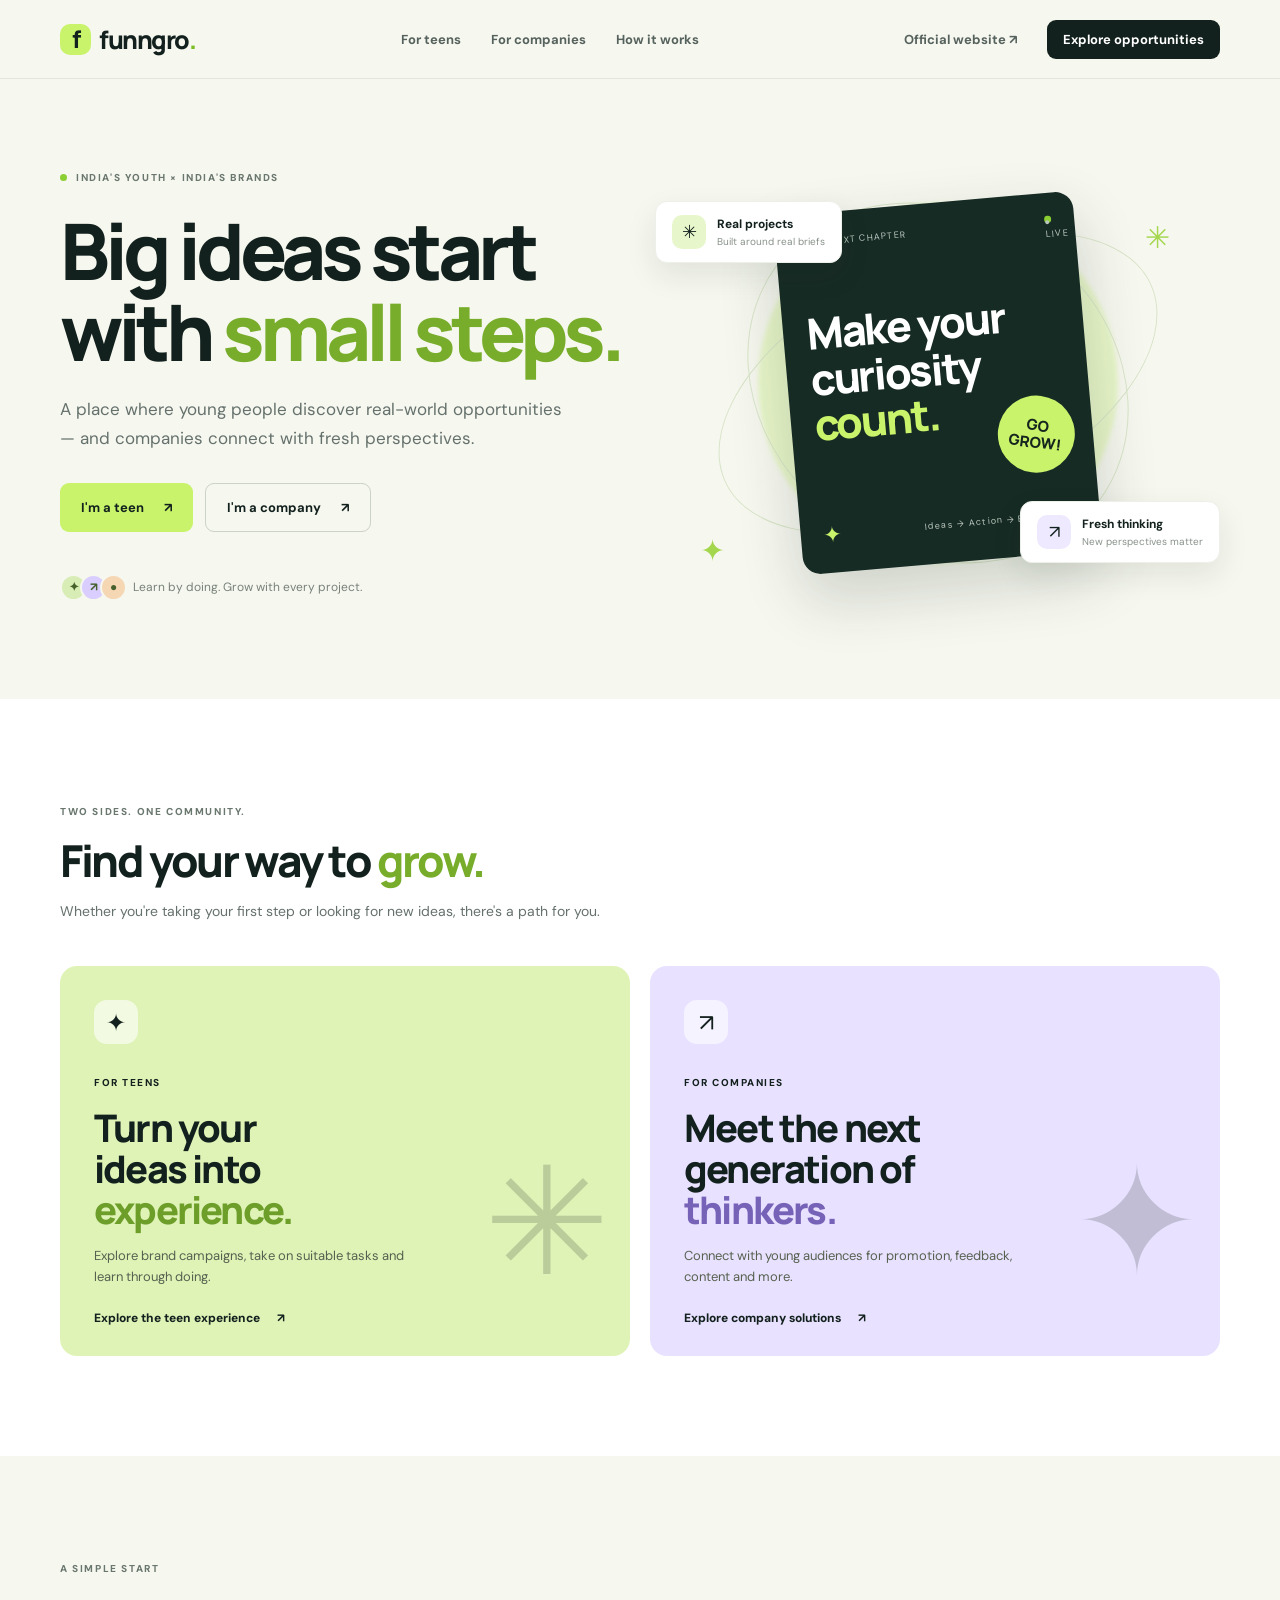
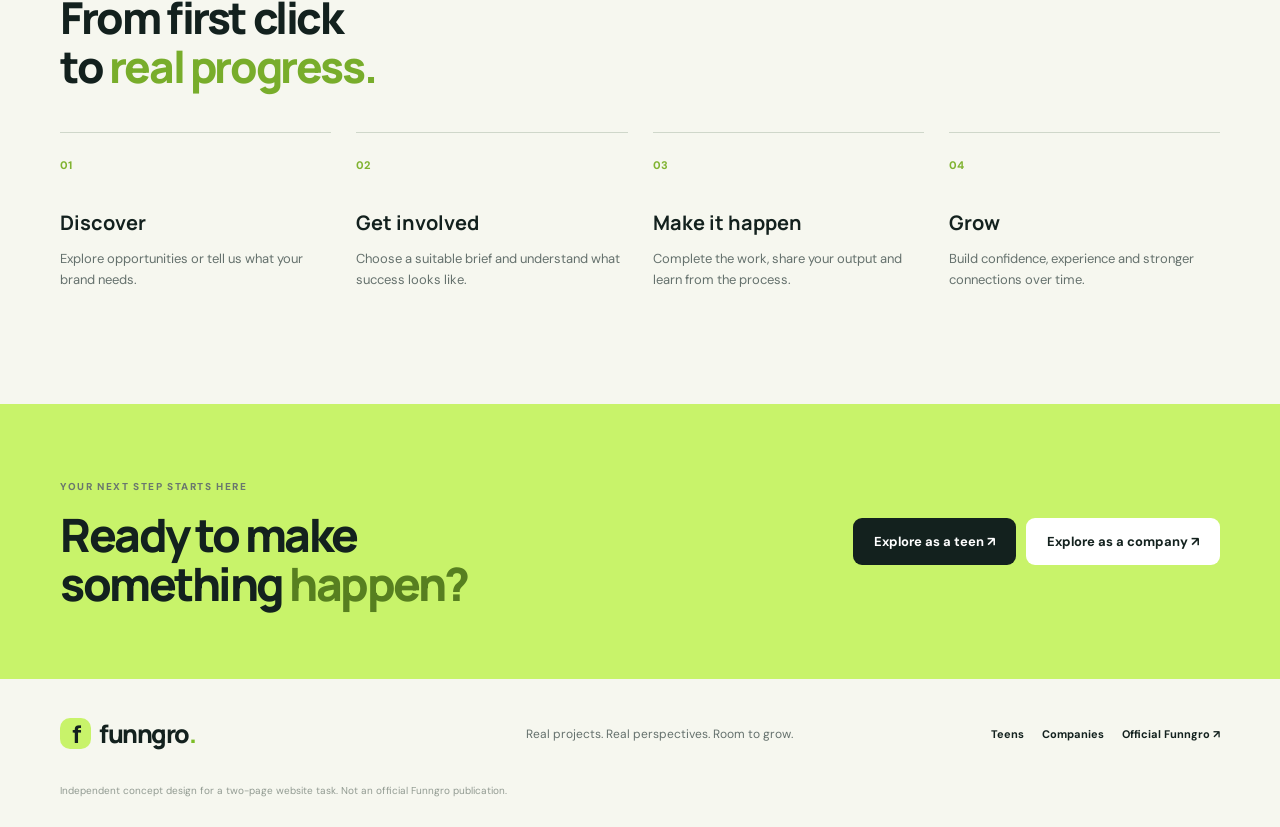
<file: index.html>
<!doctype html>
<html lang="en">
<head>
<meta charset="utf-8"><meta name="viewport" content="width=device-width,initial-scale=1">
<title>Funngro | Opportunities for Young India & Brand Campaigns</title><meta name="description" content="Explore Funngro's youth opportunities and brand campaign solutions. Discover ways for young people to participate and for companies to connect with young India."><meta property="og:type" content="website"><meta property="og:title" content="Funngro | Opportunities for Young India & Brand Campaigns"><meta property="og:description" content="Explore Funngro's youth opportunities and brand campaign solutions. Discover ways for young people to participate and for companies to connect with young India."><meta name="twitter:card" content="summary"><meta name="theme-color" content="#f5f7ef">
<link rel="preconnect" href="https://fonts.googleapis.com"><link rel="preconnect" href="https://fonts.gstatic.com" crossorigin><link href="https://fonts.googleapis.com/css2?family=DM+Sans:wght@400;500;600;700&family=Manrope:wght@400;500;600;700;800&display=swap" rel="stylesheet"><link rel="stylesheet" href="style.css">
</head><body class="home-page"><header class="nav-wrap"><nav class="nav container"><a class="brand" href="index.html"><span class="brand-mark">f</span> funngro<span class="brand-dot">.</span></a><div class="nav-links"><a href="teen.html">For teens</a><a href="company.html">For companies</a><a href="#how">How it works</a></div><div class="nav-actions"><a class="text-link" href="https://www.funngro.com/">Official website ↗</a><a class="btn btn-dark btn-small" href="teen.html">Explore opportunities</a></div><button class="menu-toggle" type="button" aria-label="Open navigation menu" aria-expanded="false">☰</button></nav></header>
<main><section class="home-hero container"><div class="hero-copy"><span class="eyebrow"><i></i> INDIA'S YOUTH × INDIA'S BRANDS</span><h1>Big ideas start<br>with <span class="accent">small steps.</span></h1><p class="hero-lead">A place where young people discover real-world opportunities — and companies connect with fresh perspectives.</p><div class="hero-buttons"><a class="btn btn-green" href="teen.html">I'm a teen <span>↗</span></a><a class="btn btn-outline" href="company.html">I'm a company <span>↗</span></a></div><div class="trust-row"><div class="avatar-stack"><b>✦</b><b>↗</b><b>●</b></div><span>Learn by doing. Grow with every project.</span></div></div><div class="hero-art"><div class="art-glow"></div><div class="orbit orbit-one"></div><div class="orbit orbit-two"></div><div class="float-card card-top"><span class="mini-icon">✳</span><div><b>Real projects</b><small>Built around real briefs</small></div></div><div class="main-visual"><div class="visual-top"><span>YOUR NEXT CHAPTER</span><span class="live-dot">● LIVE</span></div><div class="visual-title">Make your<br>curiosity <em>count.</em></div><div class="visual-bottom"><span class="sparkle">✦</span><span>Ideas → Action → Experience</span></div><div class="visual-sticker">GO<br>GROW!</div></div><div class="float-card card-bottom"><span class="mini-icon purple">↗</span><div><b>Fresh thinking</b><small>New perspectives matter</small></div></div><span class="deco-star star-a">✳</span><span class="deco-star star-b">✦</span></div></section>
<section class="path-section" id="how"><div class="container"><div class="section-heading"><span class="eyebrow">TWO SIDES. ONE COMMUNITY.</span><h2>Find your way to <span class="accent">grow.</span></h2><p>Whether you're taking your first step or looking for new ideas, there's a path for you.</p></div><div class="path-grid"><a class="path-card teen-card" href="teen.html"><div class="path-icon">✦</div><span class="card-kicker">FOR TEENS</span><h3>Turn your<br>ideas into<br><em>experience.</em></h3><p>Explore brand campaigns, take on suitable tasks and learn through doing.</p><span class="card-cta">Explore the teen experience <b>↗</b></span><div class="card-shape shape-yellow">✳</div></a><a class="path-card company-card" href="company.html"><div class="path-icon">↗</div><span class="card-kicker">FOR COMPANIES</span><h3>Meet the next<br>generation of<br><em>thinkers.</em></h3><p>Connect with young audiences for promotion, feedback, content and more.</p><span class="card-cta">Explore company solutions <b>↗</b></span><div class="card-shape shape-lilac">✦</div></a></div></div></section>
<section class="steps-section container"><div class="section-heading"><span class="eyebrow">A SIMPLE START</span><h2>From first click<br>to <span class="accent">real progress.</span></h2></div><div class="steps-grid"><article><span>01</span><h3>Discover</h3><p>Explore opportunities or tell us what your brand needs.</p></article><article><span>02</span><h3>Get involved</h3><p>Choose a suitable brief and understand what success looks like.</p></article><article><span>03</span><h3>Make it happen</h3><p>Complete the work, share your output and learn from the process.</p></article><article><span>04</span><h3>Grow</h3><p>Build confidence, experience and stronger connections over time.</p></article></div></section>
<section class="bottom-cta"><div class="container bottom-inner"><div><span class="eyebrow">YOUR NEXT STEP STARTS HERE</span><h2>Ready to make<br>something <em>happen?</em></h2></div><div class="bottom-links"><a class="btn btn-dark" href="teen.html">Explore as a teen ↗</a><a class="btn btn-white" href="company.html">Explore as a company ↗</a></div></div></section></main>
<footer class="footer container"><a class="brand" href="index.html"><span class="brand-mark">f</span> funngro<span class="brand-dot">.</span></a><p>Real projects. Real perspectives. Room to grow.</p><div><a href="teen.html">Teens</a><a href="company.html">Companies</a><a href="https://www.funngro.com/">Official Funngro ↗</a></div><small>Independent concept design for a two-page website task. Not an official Funngro publication.</small></footer><script src="script.js"></script></body></html>
</file>
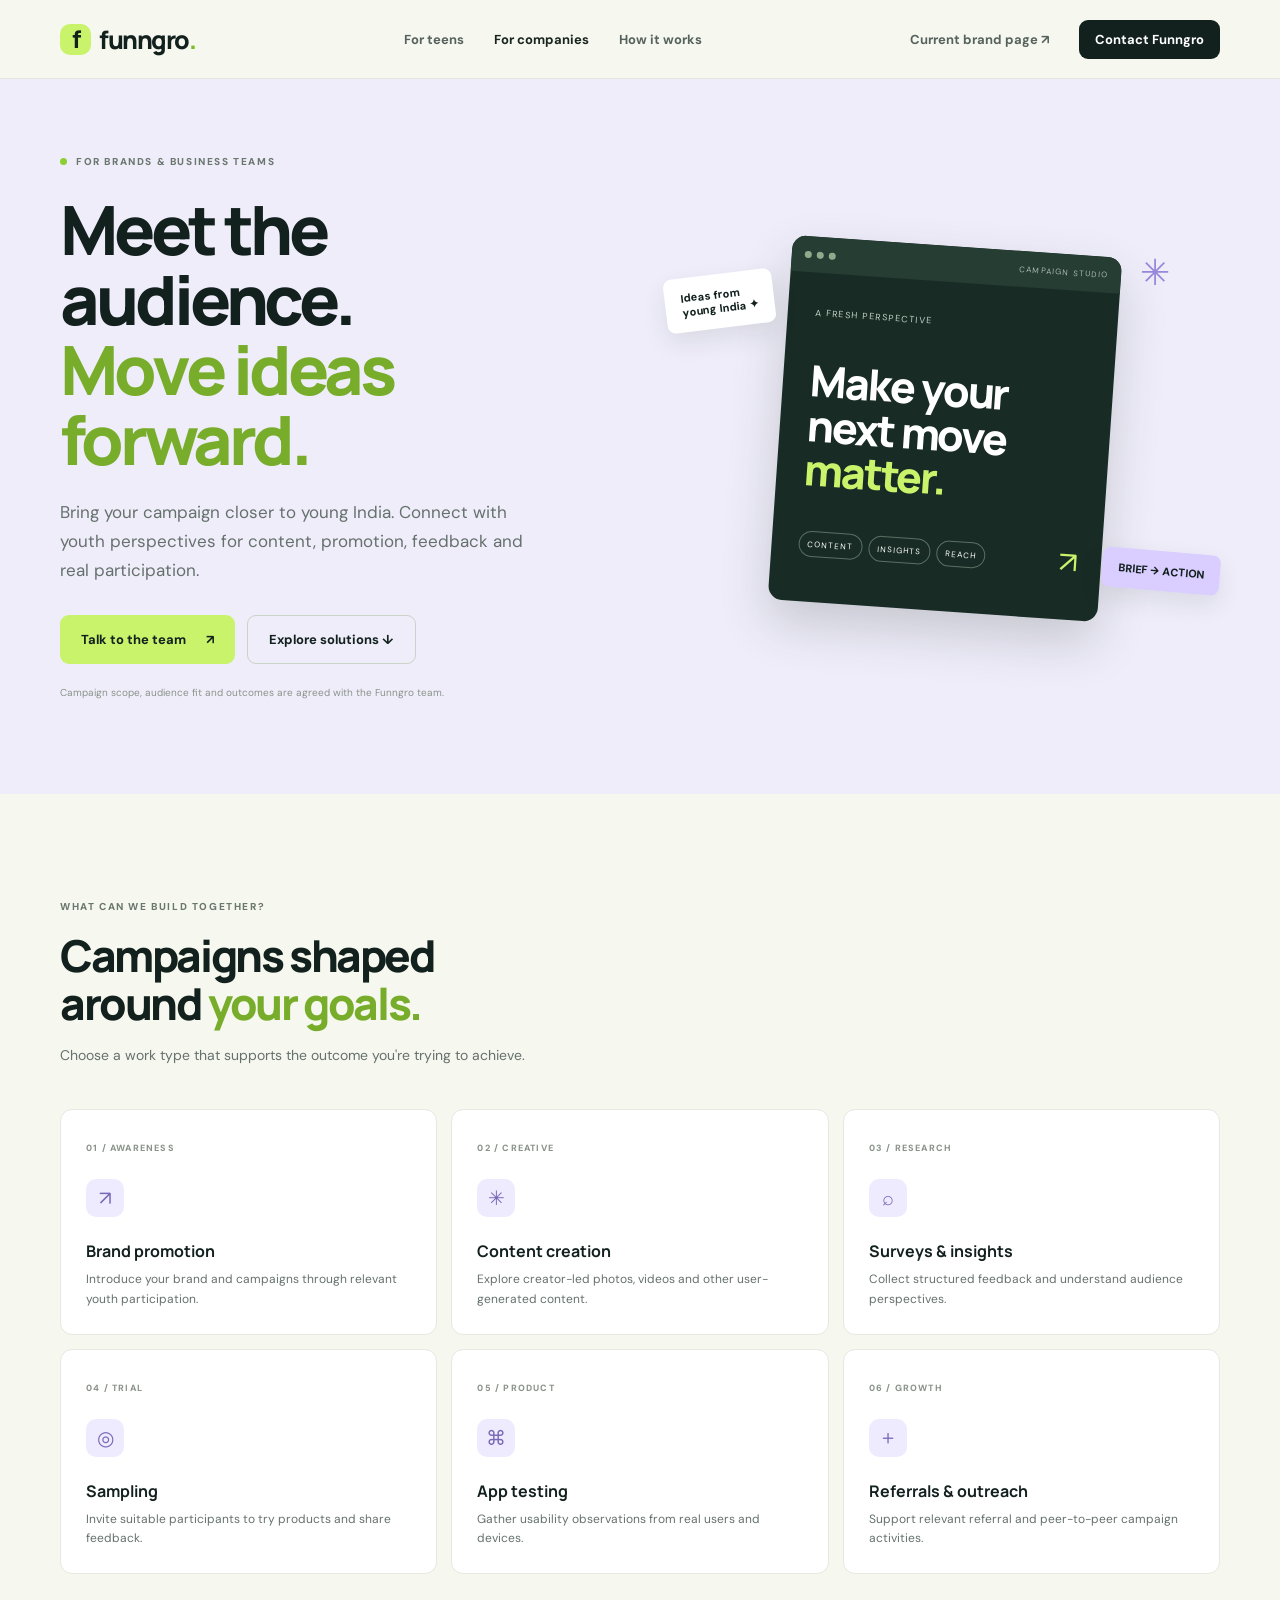
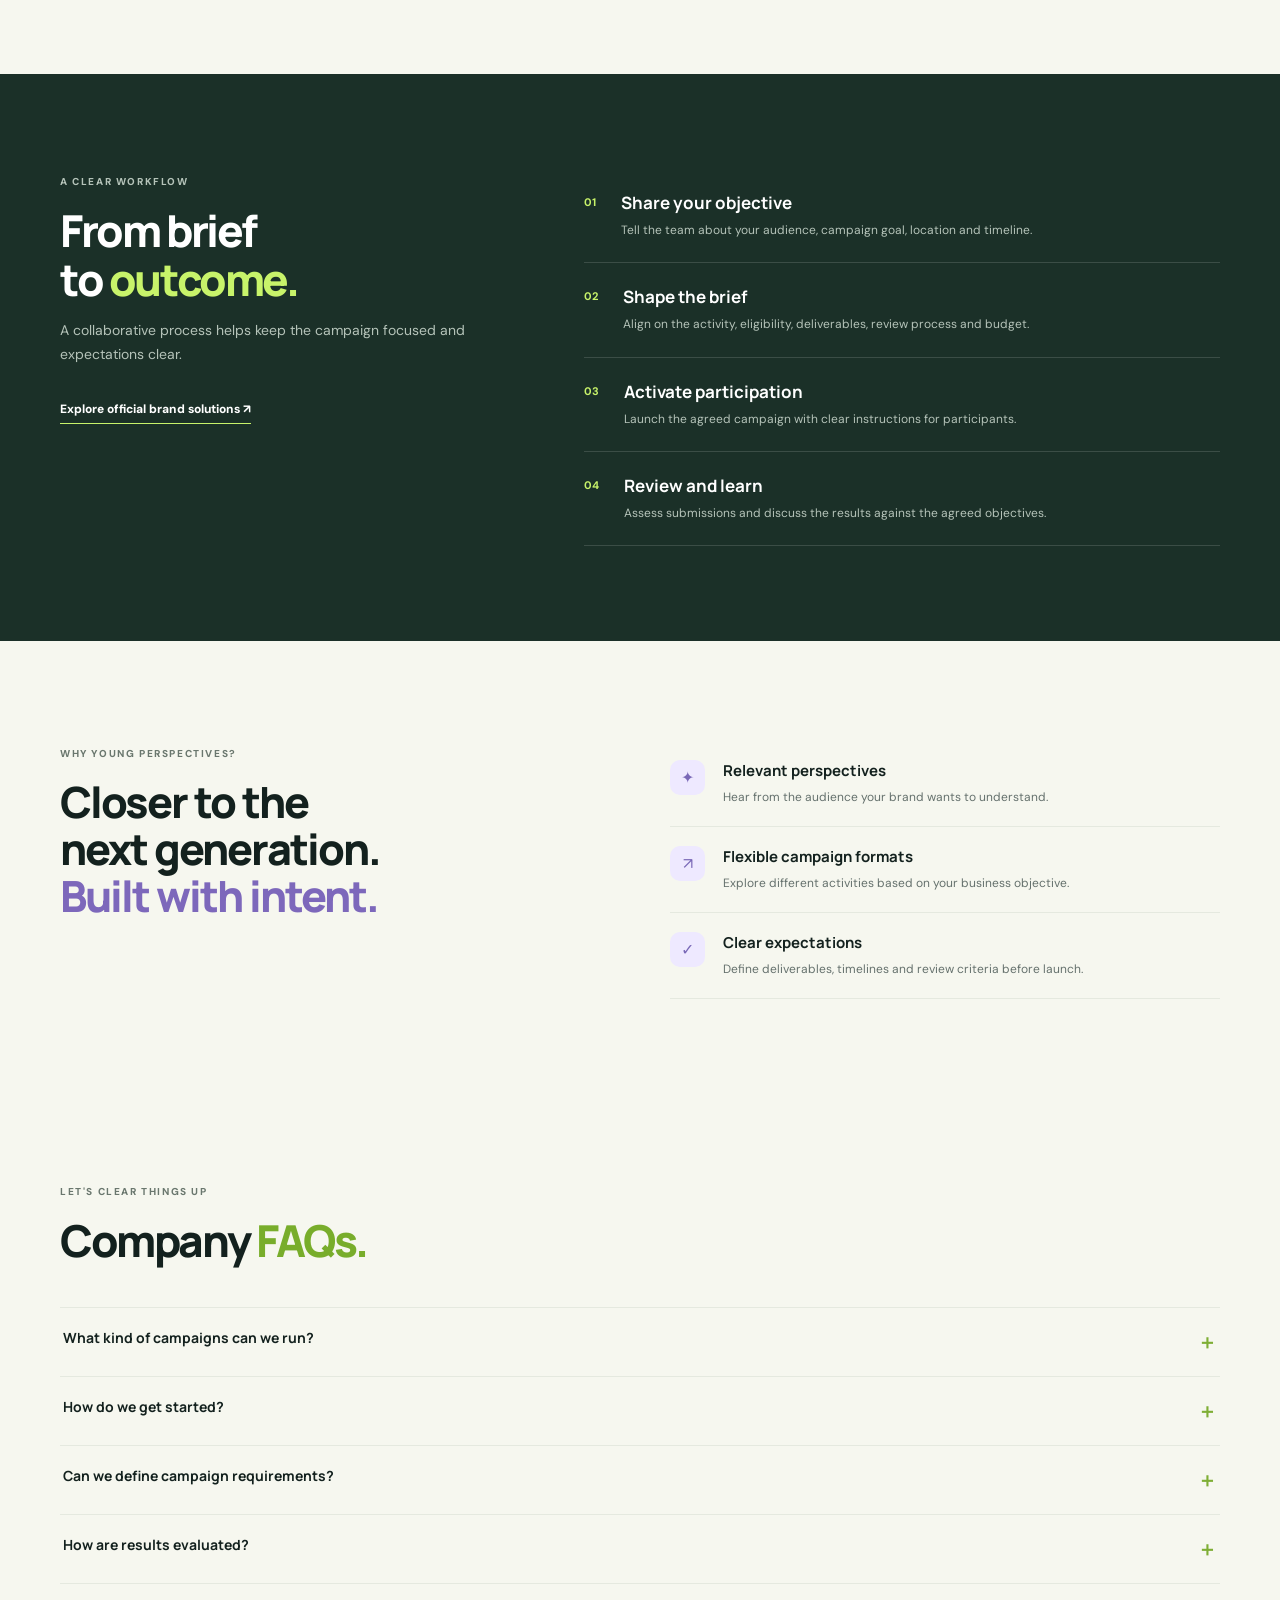
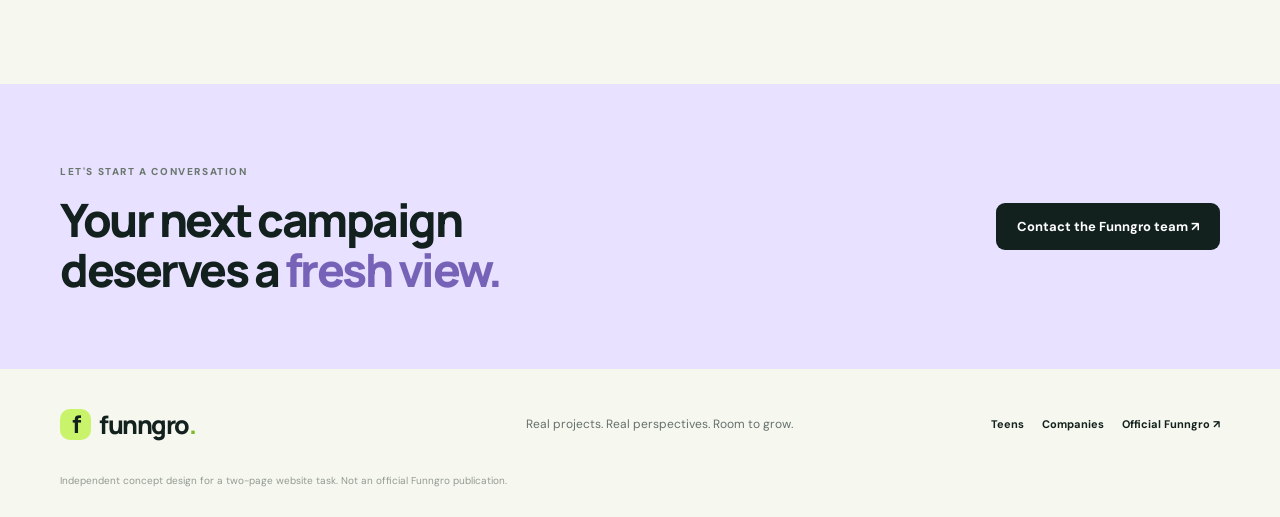
<file: company.html>
<!doctype html><html lang="en"><head><meta charset="utf-8"><meta name="viewport" content="width=device-width,initial-scale=1"><title>Funngro for Companies | Youth Campaigns, Content & Insights</title><meta name="description" content="Plan youth-focused brand campaigns with Funngro. Explore promotion, user-generated content, surveys, sampling, referrals, app testing and more."><meta property="og:type" content="website"><meta property="og:title" content="Funngro for Companies | Youth Campaigns, Content & Insights"><meta property="og:description" content="Plan youth-focused brand campaigns with Funngro. Explore promotion, user-generated content, surveys, sampling, referrals, app testing and more."><meta name="twitter:card" content="summary"><meta name="theme-color" content="#f5f7ef"><link rel="preconnect" href="https://fonts.googleapis.com"><link rel="preconnect" href="https://fonts.gstatic.com" crossorigin><link href="https://fonts.googleapis.com/css2?family=DM+Sans:wght@400;500;600;700&family=Manrope:wght@400;500;600;700;800&display=swap" rel="stylesheet"><link rel="stylesheet" href="style.css"></head><body><header class="nav-wrap"><nav class="nav container"><a class="brand" href="index.html"><span class="brand-mark">f</span> funngro<span class="brand-dot">.</span></a><div class="nav-links"><a href="teen.html">For teens</a><a class="active" href="company.html">For companies</a><a href="index.html#how">How it works</a></div><div class="nav-actions"><a class="text-link" href="https://www.funngro.com/for-brands">Current brand page ↗</a><a class="btn btn-dark btn-small" href="https://www.funngro.com/contact">Contact Funngro</a></div><button class="menu-toggle" type="button" aria-label="Open navigation menu" aria-expanded="false">☰</button></nav></header><main><section class="sub-hero company-hero"><div class="container sub-hero-grid"><div><span class="eyebrow"><i></i> FOR BRANDS & BUSINESS TEAMS</span><h1>Meet the audience.<br><span class="accent">Move ideas forward.</span></h1><p class="hero-lead">Bring your campaign closer to young India. Connect with youth perspectives for content, promotion, feedback and real participation.</p><div class="hero-buttons"><a class="btn btn-green" href="https://www.funngro.com/contact">Talk to the team <span>↗</span></a><a class="btn btn-outline" href="#solutions">Explore solutions ↓</a></div><p class="fine-print">Campaign scope, audience fit and outcomes are agreed with the Funngro team.</p></div><div class="company-visual"><div class="company-window"><div class="window-bar"><i></i><i></i><i></i><span>CAMPAIGN STUDIO</span></div><div class="window-body"><span class="window-kicker">A FRESH PERSPECTIVE</span><h2>Make your<br>next move<br><em>matter.</em></h2><div class="window-tags"><span>CONTENT</span><span>INSIGHTS</span><span>REACH</span></div><div class="window-arrow">↗</div></div></div><div class="floating-label label-a">Ideas from<br>young India ✦</div><div class="floating-label label-b">BRIEF → ACTION</div><span class="company-spark">✳</span></div></div></section>
<section class="container content-section" id="solutions"><div class="section-heading"><span class="eyebrow">WHAT CAN WE BUILD TOGETHER?</span><h2>Campaigns shaped<br>around <span class="accent">your goals.</span></h2><p>Choose a work type that supports the outcome you're trying to achieve.</p></div><div class="solutions-grid"><article><span>01 / AWARENESS</span><div class="solution-icon">↗</div><h3>Brand promotion</h3><p>Introduce your brand and campaigns through relevant youth participation.</p></article><article><span>02 / CREATIVE</span><div class="solution-icon">✳</div><h3>Content creation</h3><p>Explore creator-led photos, videos and other user-generated content.</p></article><article><span>03 / RESEARCH</span><div class="solution-icon">⌕</div><h3>Surveys & insights</h3><p>Collect structured feedback and understand audience perspectives.</p></article><article><span>04 / TRIAL</span><div class="solution-icon">◎</div><h3>Sampling</h3><p>Invite suitable participants to try products and share feedback.</p></article><article><span>05 / PRODUCT</span><div class="solution-icon">⌘</div><h3>App testing</h3><p>Gather usability observations from real users and devices.</p></article><article><span>06 / GROWTH</span><div class="solution-icon">＋</div><h3>Referrals & outreach</h3><p>Support relevant referral and peer-to-peer campaign activities.</p></article></div></section>
<section class="company-process"><div class="container process-layout"><div class="section-heading"><span class="eyebrow">A CLEAR WORKFLOW</span><h2>From brief<br>to <span class="accent">outcome.</span></h2><p>A collaborative process helps keep the campaign focused and expectations clear.</p><a class="arrow-link" href="https://www.funngro.com/for-brands">Explore official brand solutions ↗</a></div><div class="process-list"><article><b>01</b><div><h3>Share your objective</h3><p>Tell the team about your audience, campaign goal, location and timeline.</p></div></article><article><b>02</b><div><h3>Shape the brief</h3><p>Align on the activity, eligibility, deliverables, review process and budget.</p></div></article><article><b>03</b><div><h3>Activate participation</h3><p>Launch the agreed campaign with clear instructions for participants.</p></div></article><article><b>04</b><div><h3>Review and learn</h3><p>Assess submissions and discuss the results against the agreed objectives.</p></div></article></div></div></section>
<section class="company-value container"><div class="value-main"><span class="eyebrow">WHY YOUNG PERSPECTIVES?</span><h2>Closer to the<br>next generation.<br><em>Built with intent.</em></h2></div><div class="value-points"><article><span>✦</span><div><h3>Relevant perspectives</h3><p>Hear from the audience your brand wants to understand.</p></div></article><article><span>↗</span><div><h3>Flexible campaign formats</h3><p>Explore different activities based on your business objective.</p></div></article><article><span>✓</span><div><h3>Clear expectations</h3><p>Define deliverables, timelines and review criteria before launch.</p></div></article></div></section>
<section class="faq-section container"><div class="section-heading"><span class="eyebrow">LET'S CLEAR THINGS UP</span><h2>Company <span class="accent">FAQs.</span></h2></div><div class="faq-list"><details><summary>What kind of campaigns can we run?<span>＋</span></summary><p>Depending on your objectives, options may include promotion, content, surveys, sampling, referrals and app testing.</p></details><details><summary>How do we get started?<span>＋</span></summary><p>Contact the Funngro team with your objective, target audience, preferred timeline and indicative budget to discuss a suitable brief.</p></details><details><summary>Can we define campaign requirements?<span>＋</span></summary><p>Yes. Campaign requirements, participant eligibility, deliverables, timelines and review criteria should be agreed before activation.</p></details><details><summary>How are results evaluated?<span>＋</span></summary><p>Measurement depends on the campaign. Agree on the relevant indicators and reporting format with the team before launch.</p></details></div></section><section class="company-final"><div class="container final-company-inner"><div><span class="eyebrow">LET'S START A CONVERSATION</span><h2>Your next campaign<br>deserves a <em>fresh view.</em></h2></div><a class="btn btn-dark" href="https://www.funngro.com/contact">Contact the Funngro team ↗</a></div></section></main><footer class="footer container"><a class="brand" href="index.html"><span class="brand-mark">f</span> funngro<span class="brand-dot">.</span></a><p>Real projects. Real perspectives. Room to grow.</p><div><a href="teen.html">Teens</a><a href="company.html">Companies</a><a href="https://www.funngro.com/">Official Funngro ↗</a></div><small>Independent concept design for a two-page website task. Not an official Funngro publication.</small></footer><script src="script.js"></script></body></html>
</file>
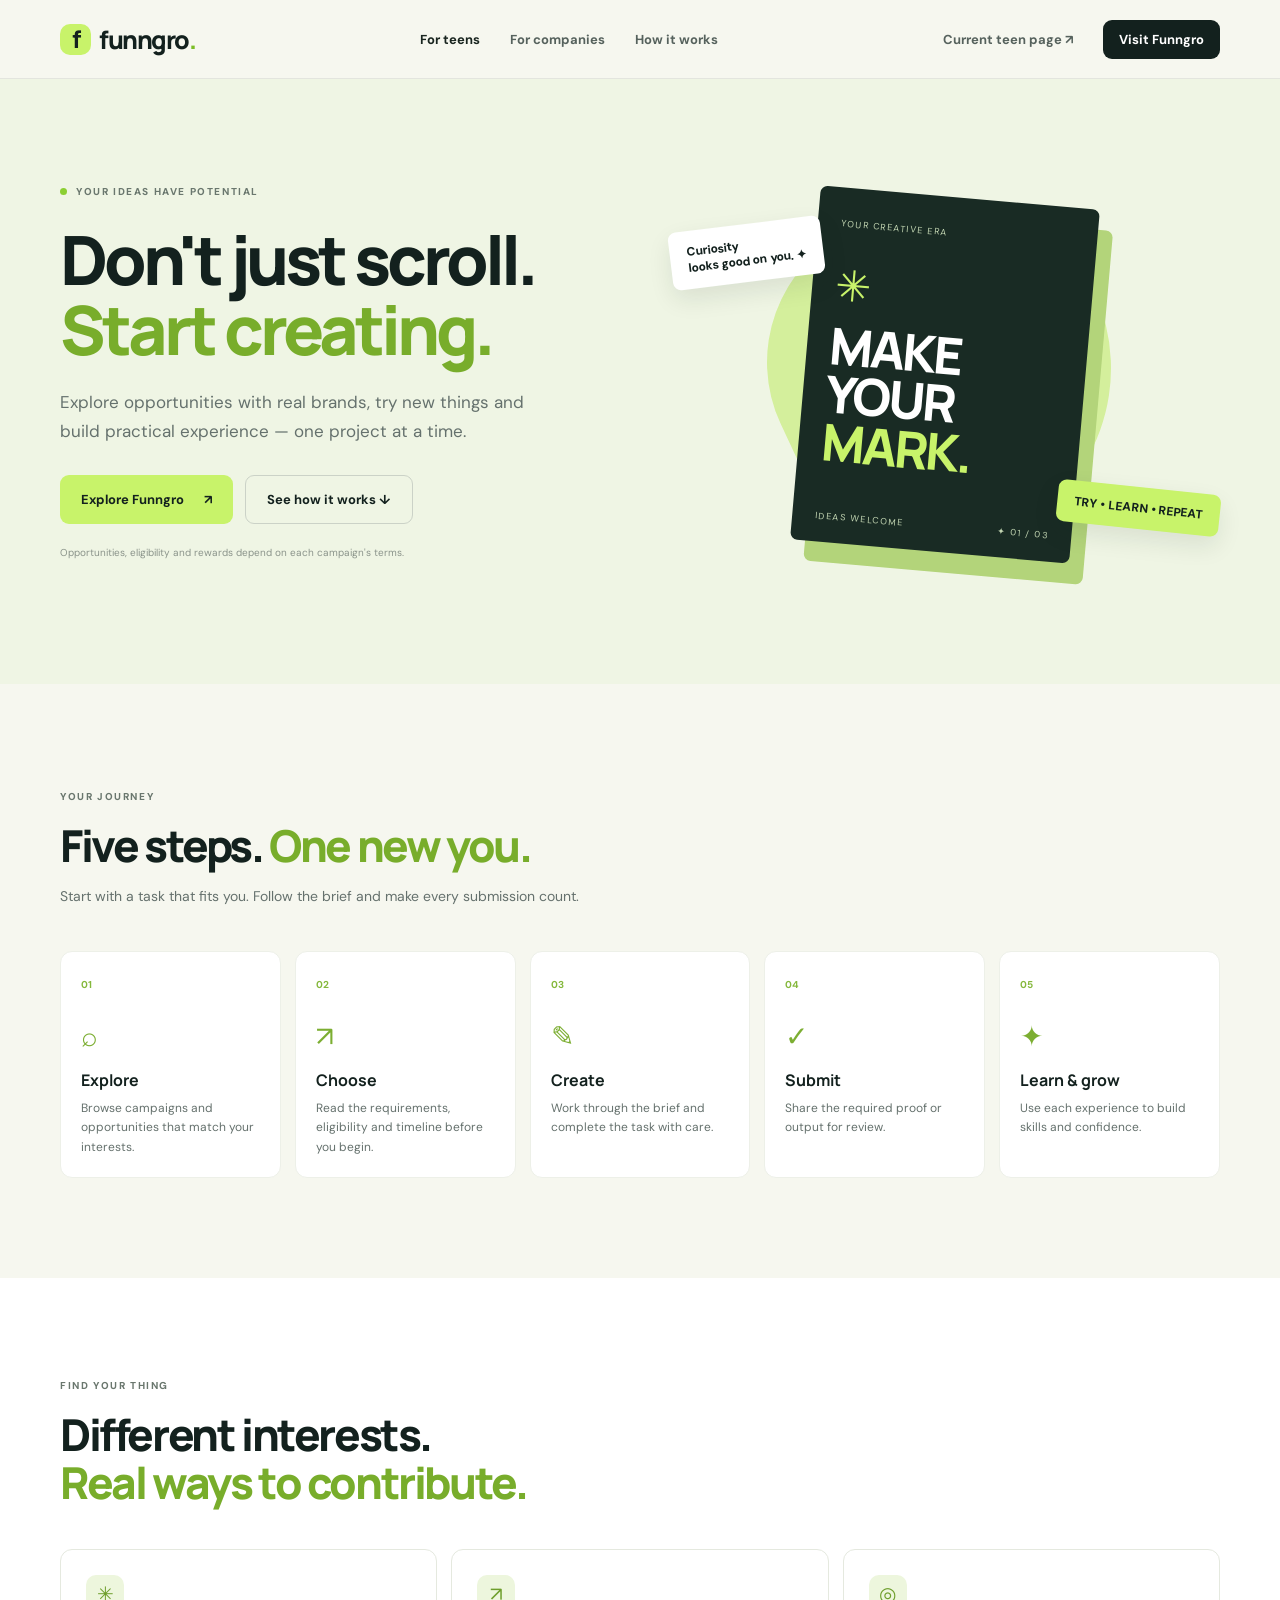
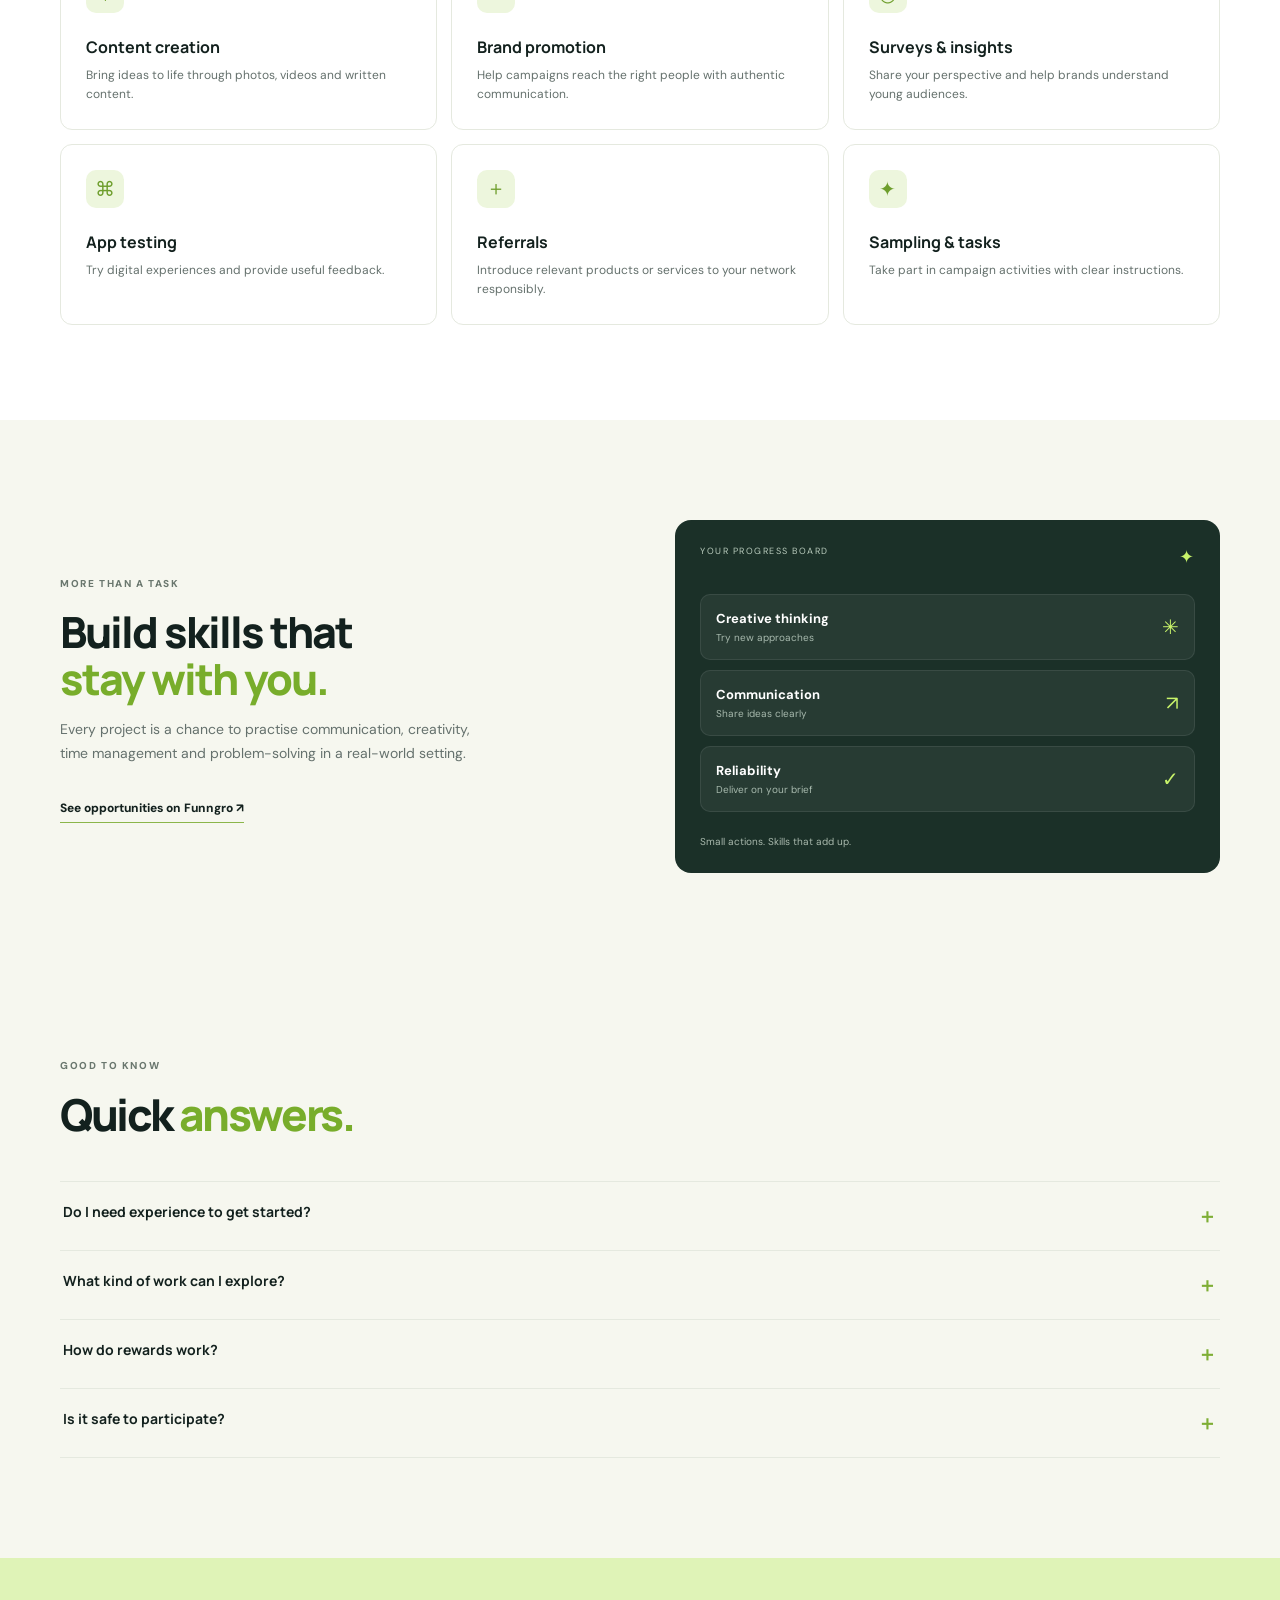
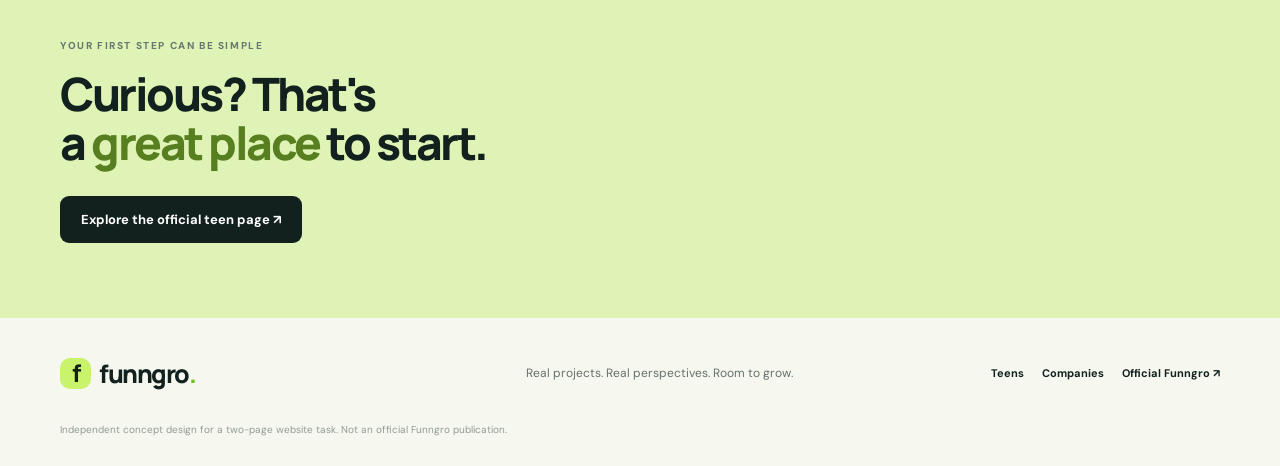
<file: teen.html>
<!doctype html><html lang="en"><head><meta charset="utf-8"><meta name="viewport" content="width=device-width,initial-scale=1"><title>Funngro for Teens | Explore Brand Campaigns & Opportunities</title><meta name="description" content="Explore brand campaigns, content, surveys, sampling and other opportunities on Funngro. Review each brief, eligibility requirement and reward before participating."><meta property="og:type" content="website"><meta property="og:title" content="Funngro for Teens | Explore Brand Campaigns & Opportunities"><meta property="og:description" content="Explore brand campaigns, content, surveys, sampling and other opportunities on Funngro. Review each brief, eligibility requirement and reward before participating."><meta name="twitter:card" content="summary"><meta name="theme-color" content="#f5f7ef"><link rel="preconnect" href="https://fonts.googleapis.com"><link rel="preconnect" href="https://fonts.gstatic.com" crossorigin><link href="https://fonts.googleapis.com/css2?family=DM+Sans:wght@400;500;600;700&family=Manrope:wght@400;500;600;700;800&display=swap" rel="stylesheet"><link rel="stylesheet" href="style.css"></head><body><header class="nav-wrap"><nav class="nav container"><a class="brand" href="index.html"><span class="brand-mark">f</span> funngro<span class="brand-dot">.</span></a><div class="nav-links"><a class="active" href="teen.html">For teens</a><a href="company.html">For companies</a><a href="index.html#how">How it works</a></div><div class="nav-actions"><a class="text-link" href="https://www.funngro.com/teen">Current teen page ↗</a><a class="btn btn-dark btn-small" href="https://www.funngro.com/">Visit Funngro</a></div><button class="menu-toggle" type="button" aria-label="Open navigation menu" aria-expanded="false">☰</button></nav></header><main><section class="sub-hero teen-hero"><div class="container sub-hero-grid"><div><span class="eyebrow"><i></i> YOUR IDEAS HAVE POTENTIAL</span><h1>Don't just scroll.<br><span class="accent">Start creating.</span></h1><p class="hero-lead">Explore opportunities with real brands, try new things and build practical experience — one project at a time.</p><div class="hero-buttons"><a class="btn btn-green" href="https://www.funngro.com/teen">Explore Funngro <span>↗</span></a><a class="btn btn-outline" href="#how">See how it works ↓</a></div><p class="fine-print">Opportunities, eligibility and rewards depend on each campaign's terms.</p></div><div class="teen-visual"><div class="blob blob-green"></div><div class="teen-poster"><span class="poster-label">YOUR CREATIVE ERA</span><div class="poster-emoji">✳</div><strong>MAKE<br>YOUR<br><em>MARK.</em></strong><div class="poster-foot"><span>IDEAS WELCOME</span><span>✦ 01 / 03</span></div></div><div class="note note-one">Curiosity<br>looks good on you. ✦</div><div class="note note-two">TRY • LEARN • REPEAT</div></div></div></section>
<section class="container content-section" id="how"><div class="section-heading"><span class="eyebrow">YOUR JOURNEY</span><h2>Five steps. <span class="accent">One new you.</span></h2><p>Start with a task that fits you. Follow the brief and make every submission count.</p></div><div class="journey-grid"><article><b>01</b><div class="journey-icon">⌕</div><h3>Explore</h3><p>Browse campaigns and opportunities that match your interests.</p></article><article><b>02</b><div class="journey-icon">↗</div><h3>Choose</h3><p>Read the requirements, eligibility and timeline before you begin.</p></article><article><b>03</b><div class="journey-icon">✎</div><h3>Create</h3><p>Work through the brief and complete the task with care.</p></article><article><b>04</b><div class="journey-icon">✓</div><h3>Submit</h3><p>Share the required proof or output for review.</p></article><article><b>05</b><div class="journey-icon">✦</div><h3>Learn & grow</h3><p>Use each experience to build skills and confidence.</p></article></div></section>
<section class="teen-categories"><div class="container"><div class="section-heading"><span class="eyebrow">FIND YOUR THING</span><h2>Different interests.<br><span class="accent">Real ways to contribute.</span></h2></div><div class="category-grid"><div><span>✳</span><h3>Content creation</h3><p>Bring ideas to life through photos, videos and written content.</p></div><div><span>↗</span><h3>Brand promotion</h3><p>Help campaigns reach the right people with authentic communication.</p></div><div><span>◎</span><h3>Surveys & insights</h3><p>Share your perspective and help brands understand young audiences.</p></div><div><span>⌘</span><h3>App testing</h3><p>Try digital experiences and provide useful feedback.</p></div><div><span>＋</span><h3>Referrals</h3><p>Introduce relevant products or services to your network responsibly.</p></div><div><span>✦</span><h3>Sampling & tasks</h3><p>Take part in campaign activities with clear instructions.</p></div></div></div></section>
<section class="container growth-section"><div class="growth-copy"><span class="eyebrow">MORE THAN A TASK</span><h2>Build skills that<br><span class="accent">stay with you.</span></h2><p>Every project is a chance to practise communication, creativity, time management and problem-solving in a real-world setting.</p><a class="arrow-link" href="https://www.funngro.com/teen">See opportunities on Funngro ↗</a></div><div class="growth-board"><div class="board-top"><span>YOUR PROGRESS BOARD</span><span>✦</span></div><div class="progress-item"><div><b>Creative thinking</b><small>Try new approaches</small></div><span>✳</span></div><div class="progress-item"><div><b>Communication</b><small>Share ideas clearly</small></div><span>↗</span></div><div class="progress-item"><div><b>Reliability</b><small>Deliver on your brief</small></div><span>✓</span></div><div class="board-caption">Small actions. Skills that add up.</div></div></section>
<section class="faq-section container"><div class="section-heading"><span class="eyebrow">GOOD TO KNOW</span><h2>Quick <span class="accent">answers.</span></h2></div><div class="faq-list"><details><summary>Do I need experience to get started?<span>＋</span></summary><p>Not for every opportunity. Read each campaign brief carefully because requirements and eligibility can differ.</p></details><details><summary>What kind of work can I explore?<span>＋</span></summary><p>Depending on current campaigns, opportunities may include content, brand promotion, surveys, referrals, sampling and app testing.</p></details><details><summary>How do rewards work?<span>＋</span></summary><p>Any reward, approval process and payout method are defined by the individual campaign. Review the terms before participating.</p></details><details><summary>Is it safe to participate?<span>＋</span></summary><p>Use official Funngro channels, protect your personal information, involve a parent or guardian where appropriate, and never pay someone to access a task.</p></details></div></section><section class="teen-final"><div class="container"><span class="eyebrow">YOUR FIRST STEP CAN BE SIMPLE</span><h2>Curious? That's<br>a <em>great place</em> to start.</h2><a class="btn btn-dark" href="https://www.funngro.com/teen">Explore the official teen page ↗</a></div></section></main><footer class="footer container"><a class="brand" href="index.html"><span class="brand-mark">f</span> funngro<span class="brand-dot">.</span></a><p>Real projects. Real perspectives. Room to grow.</p><div><a href="teen.html">Teens</a><a href="company.html">Companies</a><a href="https://www.funngro.com/">Official Funngro ↗</a></div><small>Independent concept design for a two-page website task. Not an official Funngro publication.</small></footer><script src="script.js"></script></body></html>
</file>
<file: style.css>
:root{--ink:#13211e;--muted:#65716d;--green:#c8f36a;--green2:#a9e83d;--cream:#f6f7ef;--paper:#fff;--line:#e5e9df;--purple:#d9ceff}*{box-sizing:border-box}html{scroll-behavior:smooth}body{margin:0;color:var(--ink);background:var(--cream);font-family:'DM Sans',sans-serif}a{color:inherit;text-decoration:none}.container{width:min(1160px,calc(100% - 48px));margin:auto}.nav-wrap{position:sticky;top:0;z-index:10;background:rgba(246,247,239,.92);backdrop-filter:blur(14px);border-bottom:1px solid rgba(19,33,30,.08)}.nav{height:78px;display:flex;align-items:center;justify-content:space-between}.brand{font:800 25px Manrope,sans-serif;letter-spacing:-1.5px;display:flex;align-items:center;gap:8px}.brand-mark{width:31px;height:31px;border-radius:10px;background:var(--green);display:grid;place-items:center;font-size:24px;line-height:1}.brand-dot{color:#7bbd25;margin-left:-8px}.nav-links,.nav-actions{display:flex;align-items:center;gap:30px}.nav-links a,.text-link{font-size:13px;font-weight:700;color:#56625d}.nav-links a:hover,.nav-links .active{color:#19251f}.btn{display:inline-flex;align-items:center;justify-content:center;gap:20px;padding:15px 21px;border-radius:9px;font-size:13px;font-weight:700;transition:.2s transform,.2s background}.btn:hover{transform:translateY(-2px)}.btn-small{padding:11px 16px}.btn-dark{background:var(--ink);color:white}.btn-green{background:var(--green);color:var(--ink)}.btn-outline{border:1px solid #cbd2c7;background:transparent}.btn-white{background:white;color:var(--ink)}.menu-toggle{display:none;border:0;background:none;font-size:24px}.home-hero{min-height:620px;display:grid;grid-template-columns:1fr 1fr;align-items:center;gap:30px;padding-top:60px;padding-bottom:72px}.eyebrow{font-size:10px;font-weight:800;letter-spacing:1.6px;color:#6a776e;display:inline-flex;align-items:center;gap:9px}.eyebrow i,.live-dot{width:7px;height:7px;border-radius:50%;background:#8bcf32;display:inline-block}.hero-copy h1,.sub-hero h1{font:800 clamp(52px,6.1vw,78px)/1.03 Manrope,sans-serif;letter-spacing:-5px;margin:24px 0}.accent{color:#78ad2b}.hero-lead{font-size:17px;line-height:1.7;color:#65716d;max-width:510px}.hero-buttons{display:flex;gap:12px;margin-top:30px}.trust-row{display:flex;align-items:center;gap:13px;margin-top:42px;font-size:12px;color:#77817a}.avatar-stack{display:flex}.avatar-stack b{width:27px;height:27px;border-radius:50%;display:grid;place-items:center;background:#d8edb5;border:2px solid var(--cream);margin-right:-7px;color:#45602c}.avatar-stack b:nth-child(2){background:#d9ceff}.avatar-stack b:nth-child(3){background:#f6d7b4}.hero-art{height:470px;position:relative;display:grid;place-items:center}.art-glow{position:absolute;width:360px;height:360px;background:#e7f5c8;border-radius:50%;filter:blur(2px)}.orbit{position:absolute;border:1px solid #d8e4c8;border-radius:50%;transform:rotate(-25deg)}.orbit-one{width:470px;height:250px}.orbit-two{width:400px;height:340px;transform:rotate(35deg)}.main-visual{position:relative;width:300px;height:360px;background:#172b25;border-radius:18px;color:white;padding:23px;box-shadow:0 25px 60px #263e2b33;transform:rotate(-5deg);overflow:hidden}.visual-top,.visual-bottom{display:flex;justify-content:space-between;font-size:9px;letter-spacing:1.3px;color:#b9c7bd}.visual-title{font:800 43px/1.06 Manrope,sans-serif;letter-spacing:-2px;margin-top:62px}.visual-title em{color:var(--green);font-style:normal}.visual-bottom{position:absolute;bottom:24px;left:23px;right:23px;align-items:center}.sparkle{font-size:22px;color:var(--green)}.visual-sticker{position:absolute;right:18px;bottom:82px;background:var(--green);color:#16251d;width:77px;height:77px;border-radius:50%;display:grid;place-content:center;text-align:center;font:800 15px/1.1 Manrope;transform:rotate(12deg)}.float-card{position:absolute;z-index:2;background:white;border:1px solid #edf0e8;border-radius:12px;padding:13px 16px;display:flex;gap:11px;align-items:center;box-shadow:0 12px 30px #253a2418}.float-card b,.float-card small{display:block}.float-card b{font-size:12px}.float-card small{font-size:10px;color:#89928a;margin-top:3px}.mini-icon{width:34px;height:34px;border-radius:10px;background:#e8f6cc;display:grid;place-items:center;font-size:18px}.mini-icon.purple{background:#eee9ff}.card-top{top:53px;left:0}.card-bottom{bottom:55px;right:0}.deco-star{position:absolute;color:#a4d64e;font-size:30px}.star-a{top:70px;right:50px}.star-b{bottom:48px;left:45px}.path-section{background:#fff;padding:100px 0}.section-heading{max-width:590px;margin-bottom:42px}.section-heading h2{font:800 44px/1.1 Manrope,sans-serif;letter-spacing:-2.4px;margin:16px 0}.section-heading p{color:var(--muted);line-height:1.7;font-size:14px}.path-grid{display:grid;grid-template-columns:1fr 1fr;gap:20px}.path-card{position:relative;min-height:390px;border-radius:17px;padding:34px;overflow:hidden}.teen-card{background:#dff3b7}.company-card{background:#e8e1ff}.path-icon{width:44px;height:44px;border-radius:13px;background:#fff9;display:grid;place-items:center;font-size:24px;margin-bottom:26px}.card-kicker{font-size:10px;font-weight:800;letter-spacing:1.5px}.path-card h3{font:800 38px/1.08 Manrope,sans-serif;letter-spacing:-1.8px;margin:16px 0}.path-card h3 em{font-style:normal;color:#6d9e2a}.company-card h3 em{color:#7662b7}.path-card p{max-width:330px;color:#56614f;line-height:1.6;font-size:13px}.card-cta{position:absolute;bottom:30px;font-size:12px;font-weight:800}.card-cta b{margin-left:14px}.card-shape{position:absolute;font-size:150px;right:20px;bottom:35px;opacity:.18}.steps-section{padding:100px 0}.steps-grid{display:grid;grid-template-columns:repeat(4,1fr);gap:25px}.steps-grid article{border-top:1px solid #cfd7ca;padding-top:20px}.steps-grid article>span{font-size:11px;color:#80b331;font-weight:800}.steps-grid h3{font:700 20px Manrope;margin:35px 0 8px}.steps-grid p{font-size:13px;color:var(--muted);line-height:1.6}.bottom-cta{background:var(--green);padding:70px 0}.bottom-inner{display:flex;align-items:center;justify-content:space-between}.bottom-inner h2,.teen-final h2,.company-final h2{font:800 46px/1.08 Manrope;letter-spacing:-2.5px;margin:15px 0 0}.bottom-inner h2 em,.teen-final h2 em,.company-final h2 em{font-style:normal;color:#577f20}.bottom-links{display:flex;gap:10px;flex-wrap:wrap}.footer{padding-top:35px;padding-bottom:30px;display:grid;grid-template-columns:1fr 1fr auto;align-items:center;gap:10px}.footer p{font-size:12px;color:var(--muted)}.footer>div{display:flex;gap:18px;font-size:11px;font-weight:700}.footer small{grid-column:1/-1;color:#929b92;font-size:10px;margin-top:20px}.sub-hero{padding:70px 0 85px;overflow:hidden}.sub-hero-grid{display:grid;grid-template-columns:1fr 1fr;align-items:center;gap:60px;min-height:450px}.sub-hero h1{font-size:clamp(48px,5.5vw,68px);letter-spacing:-4px}.sub-hero .hero-lead{max-width:480px}.fine-print{font-size:10px;color:#8a938a;margin-top:22px}.teen-hero{background:#eff5e4}.teen-visual,.company-visual{height:440px;position:relative;display:grid;place-items:center}.blob{position:absolute;width:340px;height:340px;border-radius:48% 52% 60% 40%;background:#d4ef9c;transform:rotate(-25deg)}.teen-poster{z-index:1;width:280px;height:355px;background:#192b24;color:white;border-radius:7px;padding:23px;transform:rotate(5deg);box-shadow:15px 20px 0 #b3d47a;position:relative}.poster-label,.poster-foot{font-size:9px;letter-spacing:1.5px;color:#c2d5b2}.poster-emoji{font-size:43px;color:var(--green);margin-top:26px}.teen-poster strong{display:block;font:800 51px/.95 Manrope;letter-spacing:-3px;margin-top:8px}.teen-poster em{font-style:normal;color:var(--green)}.poster-foot{position:absolute;bottom:20px;left:23px;right:23px;display:flex;justify-content:space-between}.note{position:absolute;z-index:2;background:#fff;padding:13px 17px;border-radius:8px;font-size:12px;font-weight:800;box-shadow:0 10px 25px #182b1c19}.note-one{left:0;top:70px;transform:rotate(-7deg)}.note-two{right:0;bottom:65px;background:var(--green);transform:rotate(6deg)}.content-section{padding-top:100px;padding-bottom:100px}.journey-grid{display:grid;grid-template-columns:repeat(5,1fr);gap:14px}.journey-grid article{background:white;border:1px solid #edf0e8;border-radius:12px;padding:20px;min-height:220px}.journey-grid article>b{font-size:10px;color:#85b83c}.journey-icon{font-size:28px;margin:25px 0 14px;color:#7cae32}.journey-grid h3,.category-grid h3,.solutions-grid h3{font:700 16px Manrope;margin:0 0 8px}.journey-grid p,.category-grid p,.solutions-grid p{font-size:12px;line-height:1.6;color:var(--muted);margin:0}.teen-categories{background:#fff;padding:95px 0}.category-grid,.solutions-grid{display:grid;grid-template-columns:repeat(3,1fr);gap:14px}.category-grid>div,.solutions-grid article{padding:25px;border:1px solid var(--line);border-radius:12px;min-height:180px}.category-grid>div>span,.solution-icon{display:grid;place-items:center;width:38px;height:38px;border-radius:10px;background:#edf6dd;color:#6e9e2c;font-size:20px;margin-bottom:23px}.growth-section{padding-top:100px;padding-bottom:100px;display:grid;grid-template-columns:1fr 1fr;gap:70px;align-items:center}.growth-copy h2,.value-main h2{font:800 43px/1.1 Manrope;letter-spacing:-2px;margin:16px 0}.growth-copy p{font-size:14px;color:var(--muted);line-height:1.7;max-width:410px}.arrow-link{display:inline-block;margin-top:20px;font-size:12px;font-weight:800;border-bottom:1px solid #8bb64a;padding-bottom:6px}.growth-board{background:#1b3028;border-radius:16px;padding:25px;color:white}.board-top{display:flex;justify-content:space-between;font-size:9px;letter-spacing:1.5px;color:#b9cbbd;margin-bottom:25px}.board-top span+span{color:var(--green);font-size:18px}.progress-item{display:flex;align-items:center;justify-content:space-between;background:#ffffff0e;border:1px solid #ffffff15;border-radius:10px;padding:15px;margin:10px 0}.progress-item b,.progress-item small{display:block}.progress-item b{font-size:13px}.progress-item small{font-size:10px;color:#a7b9ad;margin-top:4px}.progress-item>span{color:var(--green);font-size:20px}.board-caption{font-size:10px;color:#a9b9ad;margin-top:23px}.faq-section{padding-top:80px;padding-bottom:100px}.faq-list{border-top:1px solid var(--line)}.faq-list details{border-bottom:1px solid var(--line);padding:20px 3px}.faq-list summary{font:700 14px Manrope;list-style:none;display:flex;justify-content:space-between;cursor:pointer}.faq-list summary::-webkit-details-marker{display:none}.faq-list summary span{font-size:20px;color:#7eae35}.faq-list details[open] summary span{transform:rotate(45deg)}.faq-list details p{font-size:13px;color:var(--muted);line-height:1.7;max-width:700px}.teen-final{background:#dff3b7;padding:75px 0}.teen-final .btn{margin-top:28px}.company-hero{background:#efedfa}.company-visual{height:440px}.company-window{width:330px;height:365px;background:#182b25;border-radius:14px;overflow:hidden;transform:rotate(4deg);box-shadow:0 22px 50px #26352b33;z-index:1}.window-bar{height:36px;background:#263d33;display:flex;align-items:center;gap:5px;padding:0 13px}.window-bar i{width:7px;height:7px;border-radius:50%;background:#8eaa8c}.window-bar span{margin-left:auto;font-size:8px;letter-spacing:1.2px;color:#a9b9ad}.window-body{padding:27px;color:white;position:relative}.window-kicker{font-size:9px;letter-spacing:1.5px;color:#c2d0c4}.window-body h2{font:800 43px/1.04 Manrope;letter-spacing:-2px;margin:38px 0}.window-body h2 em{font-style:normal;color:var(--green)}.window-tags{display:flex;gap:6px}.window-tags span{font-size:8px;letter-spacing:1px;padding:7px 8px;border:1px solid #597064;border-radius:20px}.window-arrow{position:absolute;right:23px;bottom:20px;font-size:30px;color:var(--green)}.floating-label{position:absolute;z-index:2;background:#fff;padding:13px 16px;border-radius:8px;font-size:11px;font-weight:800;box-shadow:0 10px 25px #182b1c19}.label-a{left:-5px;top:65px;transform:rotate(-7deg)}.label-b{right:0;bottom:58px;background:var(--purple);transform:rotate(5deg)}.company-spark{position:absolute;top:40px;right:50px;color:#9a88dd;font-size:36px}.solutions-grid article{background:#fff}.solutions-grid article>span{font-size:9px;letter-spacing:1.2px;color:#89938a;font-weight:800}.solutions-grid .solution-icon{margin-top:23px;background:#efebff;color:#7968b7}.company-process{background:#1b3028;color:#fff;padding:95px 0}.company-process .section-heading p{color:#b5c3b9}.company-process .eyebrow{color:#b5c3b9}.company-process .accent{color:var(--green)}.process-layout{display:grid;grid-template-columns:.8fr 1.2fr;gap:100px}.process-list article{display:flex;gap:25px;border-bottom:1px solid #ffffff24;padding:22px 0}.process-list article>b{color:var(--green);font-size:11px;padding-top:4px}.process-list h3{font:700 17px Manrope;margin:0 0 7px}.process-list p{font-size:12px;color:#b5c3b9;line-height:1.6;margin:0}.company-process .arrow-link{border-color:var(--green)}.company-value{padding-top:100px;padding-bottom:100px;display:grid;grid-template-columns:1fr 1fr;gap:60px}.value-main h2 em{color:#7d68bb;font-style:normal}.value-points article{display:flex;gap:18px;padding:19px 0;border-bottom:1px solid var(--line)}.value-points article>span{width:35px;height:35px;border-radius:10px;background:#eee9ff;color:#7968b7;display:grid;place-items:center;flex-shrink:0}.value-points h3{font:700 15px Manrope;margin:0 0 7px}.value-points p{font-size:12px;color:var(--muted);line-height:1.6;margin:0}.company-final{background:#e8e1ff;padding:75px 0}.final-company-inner{display:flex;align-items:center;justify-content:space-between}.company-final h2 em{color:#7662b7}@media(max-width:800px){.nav-links,.nav-actions{display:none}.menu-toggle{display:block}.nav.mobile-open{height:auto;flex-wrap:wrap;padding:18px 0}.nav.mobile-open .nav-links,.nav.mobile-open .nav-actions{display:flex;order:3;width:100%;flex-direction:column;align-items:flex-start;gap:18px;padding:15px 0}.home-hero,.sub-hero-grid,.growth-section,.process-layout,.company-value{grid-template-columns:1fr}.home-hero{padding-top:55px}.hero-art{height:400px}.sub-hero-grid{gap:20px}.sub-hero{padding-top:55px}.teen-visual,.company-visual{height:400px}.path-grid{grid-template-columns:1fr}.path-card{min-height:350px}.steps-grid{grid-template-columns:repeat(2,1fr)}.journey-grid{grid-template-columns:repeat(2,1fr)}.category-grid,.solutions-grid{grid-template-columns:repeat(2,1fr)}.process-layout{gap:20px}.bottom-inner,.final-company-inner{align-items:flex-start;flex-direction:column;gap:28px}.footer{grid-template-columns:1fr}.footer>div{flex-wrap:wrap}.footer small{grid-column:auto}}@media(max-width:480px){.container{width:min(100% - 32px,1160px)}.hero-copy h1,.sub-hero h1{font-size:49px;letter-spacing:-3px}.hero-lead{font-size:15px}.hero-buttons{flex-wrap:wrap}.hero-art{transform:scale(.9);margin:-10px -20px}.section-heading h2,.growth-copy h2,.value-main h2{font-size:36px}.steps-grid,.journey-grid,.category-grid,.solutions-grid{grid-template-columns:1fr}.path-card{padding:27px}.path-card h3{font-size:34px}.bottom-inner h2,.teen-final h2,.company-final h2{font-size:38px}.bottom-links{flex-direction:column;width:100%}.bottom-links .btn{width:100%}.company-window{width:285px}.teen-poster{width:250px}.note-one{left:-8px}.label-a{left:-8px}.footer>div{gap:14px}}
</file>
